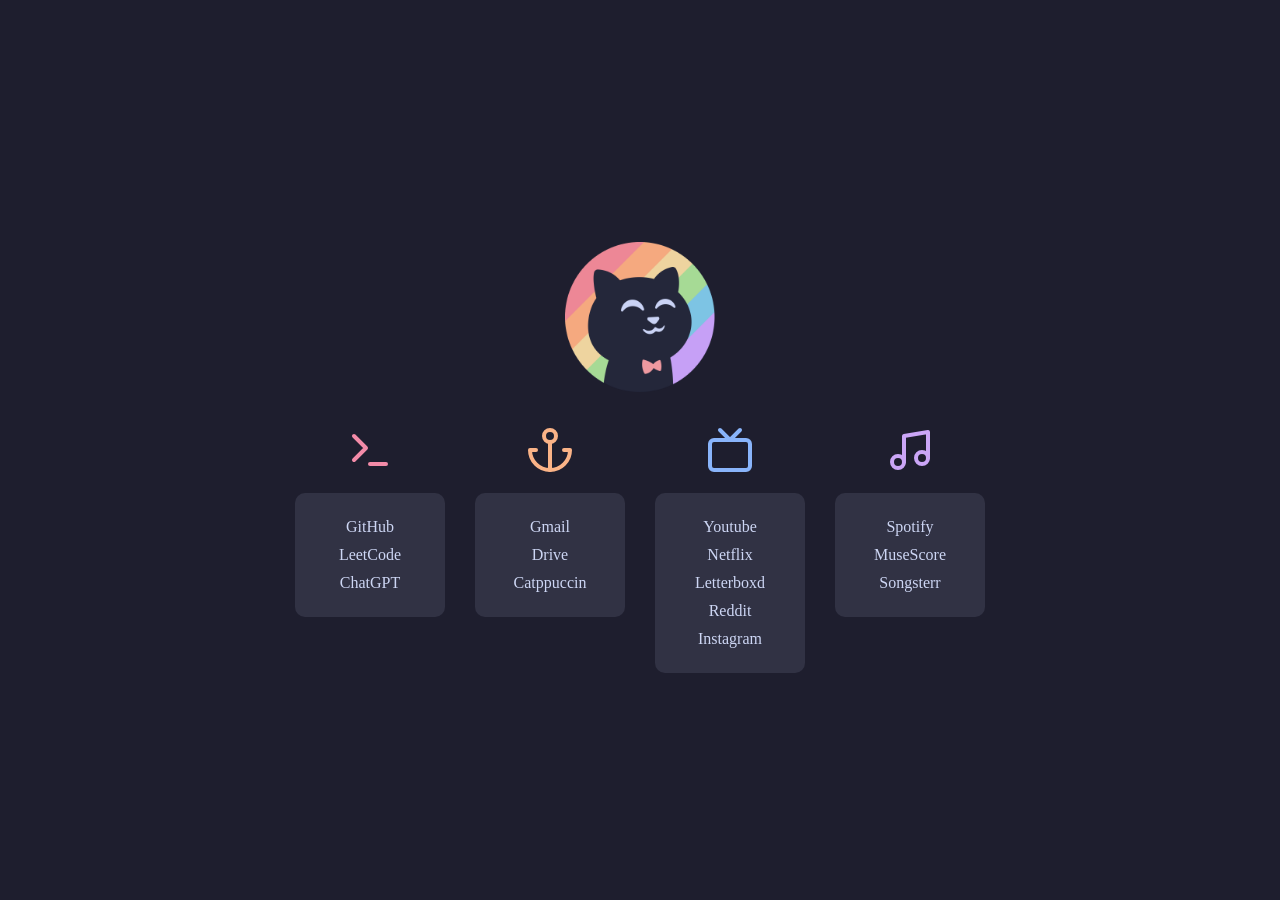
<file: firefox/.config/firefox/startpage/index.html>
<!DOCTYPE html>
<html lang="en">

<head>
  <meta charset="UTF-8">
  <title>Home</title>
  <link rel="stylesheet" type="text/css" href="style.css">
  <script src="scripts/search.js"></script>

</head>

<body>
  <div class="container">
    <div class="head">
      <div class="logo"><img id="logo" src="icons/mocha.png" /></div>

      <div class="bookmark">
        <div class="category">
          <div class="icon"><img src="icons/code.svg" /></div>
          <div class="bookmarks cod">
            <li><a class="bm" href="https://github.com">GitHub</a></li>
            <li><a class="bm" href="https://leetcode.com/problems">LeetCode</a></li>
            <li><a class="bm" href="https://chat.openai.com">ChatGPT</a></li>
          </div>
        </div>

        <div class="category">
          <div class="icon"><img src="icons/docs.svg" /></div>
          <div class="bookmarks doc">
            <li><a class="bm" href="https://mail.google.com/mail/u/0/h">Gmail</a></li>
            <li><a class="bm" href="https://drive.google.com">Drive</a></li>
            <li><a class="bm" href="https://github.com/catppuccin/catppuccin">Catppuccin</a></li>
          </div>
        </div>

        <div class="category">
          <div class="icon"><img src="icons/entertainment.svg" /></div>
          <div class="bookmarks ent">
            <li><a class="bm" href="https://www.youtube.com/">Youtube</a></li>
            <li><a class="bm" href="https://netflix.com">Netflix</a></li>
            <li><a class="bm" href="https://letterboxd.com">Letterboxd</a></li>
            <li><a class="bm" href="https://www.reddit.com/">Reddit</a></li>
            <li><a class="bm" href="https://instagram.com">Instagram</a></li>
          </div>
        </div>

        <div class="category">
          <div class="icon"><img src="icons/music.svg" /></div>
          <div class="bookmarks mus">
            <li><a class="bm" href="https://open.spotify.com/">Spotify</a></li>
            <li><a class="bm" href="https://musescore.com/">MuseScore</a></li>
            <li><a class="bm" href="https://www.songsterr.com/">Songsterr</a></li>
          </div>
        </div>

      </div>
    </div>
</body>

</html>
</file>
<file: firefox/.config/firefox/startpage/style.css>
html{
  display: flex;
  flex-flow: row nowrap;  
  justify-content: center;
  align-content: center;
  align-items: center;
  height: 100%;
  width: 100%;
  margin: 0;
  padding: 0;
  background:#1e1e2e;
    }

body {
  background: #1e1e2e;
  color: #cdd6f4;
  height: 100%;
  width: 100%;
  margin: 0;
  padding: 0;
}

.container {
  display: flex;
  flex-direction: column;
  height: 100%;
  width: 100%;
  justify-content: center;
}

.head {
  display: flex;
  flex-direction: column;
}

.category {
  display: flex;
  flex-direction: column;
  width: 150px;
}

.bookmark {
  display: flex;
  justify-content: center;
  gap: 30px;
}

.bookmarks {
  display: flex;
  flex-direction: column;
  border: #11111b;
  border-radius: 10px;
  align-items: center;
  padding-top: 20px;
  padding-bottom: 20px;
  background: #313244;
}

.logo {
  align-self: center;
  padding: 15px;
}

.icon {
  align-self: center;
  justify-content: center;
  margin: 15px;
}


.input_box {
  border: none;
  outline: none;
  background: none;
  padding-right: 15px;
  padding-left: 15px;
  width: 422px;
  color: whitesmoke;
  font-size: 22px;
  border-radius: 0px 0px 0px 0px;
  height: 70px;
  text-align: center;
}

.button {
  background: none;
  border: none;
  transition-duration: 0.6s;
  position: fixed;
  padding-left: 11px;
  padding-right: 12px;
  height: 70px;
  opacity: 60%;
}

.engine {
  background: none;
  padding-left: 12px;
  padding-right: 11px;
  border: none;
  transition-duration: 0.6s;
  position: relative;
  opacity: 60%;
}

form {
  margin: 0px;
  padding: 0px;
}

.search_box {
  display: flex;
  background: #222D32;
  width: 600px;
  padding: 0px;
  margin-bottom: 40px;
  border-radius: 3px 3px 3px 3px;
  box-shadow: 0px 4px 5px #171D20;
  align-self: center;
  height: 70px;
}

.engine:hover {
  filter: saturate(150%) brightness(120%) !important;
  opacity: 100%;
}

.button:hover {
  filter: saturate(150%) brightness(120%) !important;
  opacity: 100%;
}

li {
  font-size: 16px;
  list-style-type: none;
  padding: 5px
}

a:link {
  text-decoration: none;
  color: #cdd6f4;
}

a:visited {
  color: #cdd6f4;
}

div.bookmarks.cod a:hover {
  color: #f38ba8;
}

div.bookmarks.doc a:hover {
  color: #fab387;
}

div.bookmarks.ent a:hover {
  color: #89b4fa;
}

div.bookmarks.mus a:hover {
  color: #cba6f7;
}

#logo {
  width: 150px;
  height: 150px;
}
</file>
